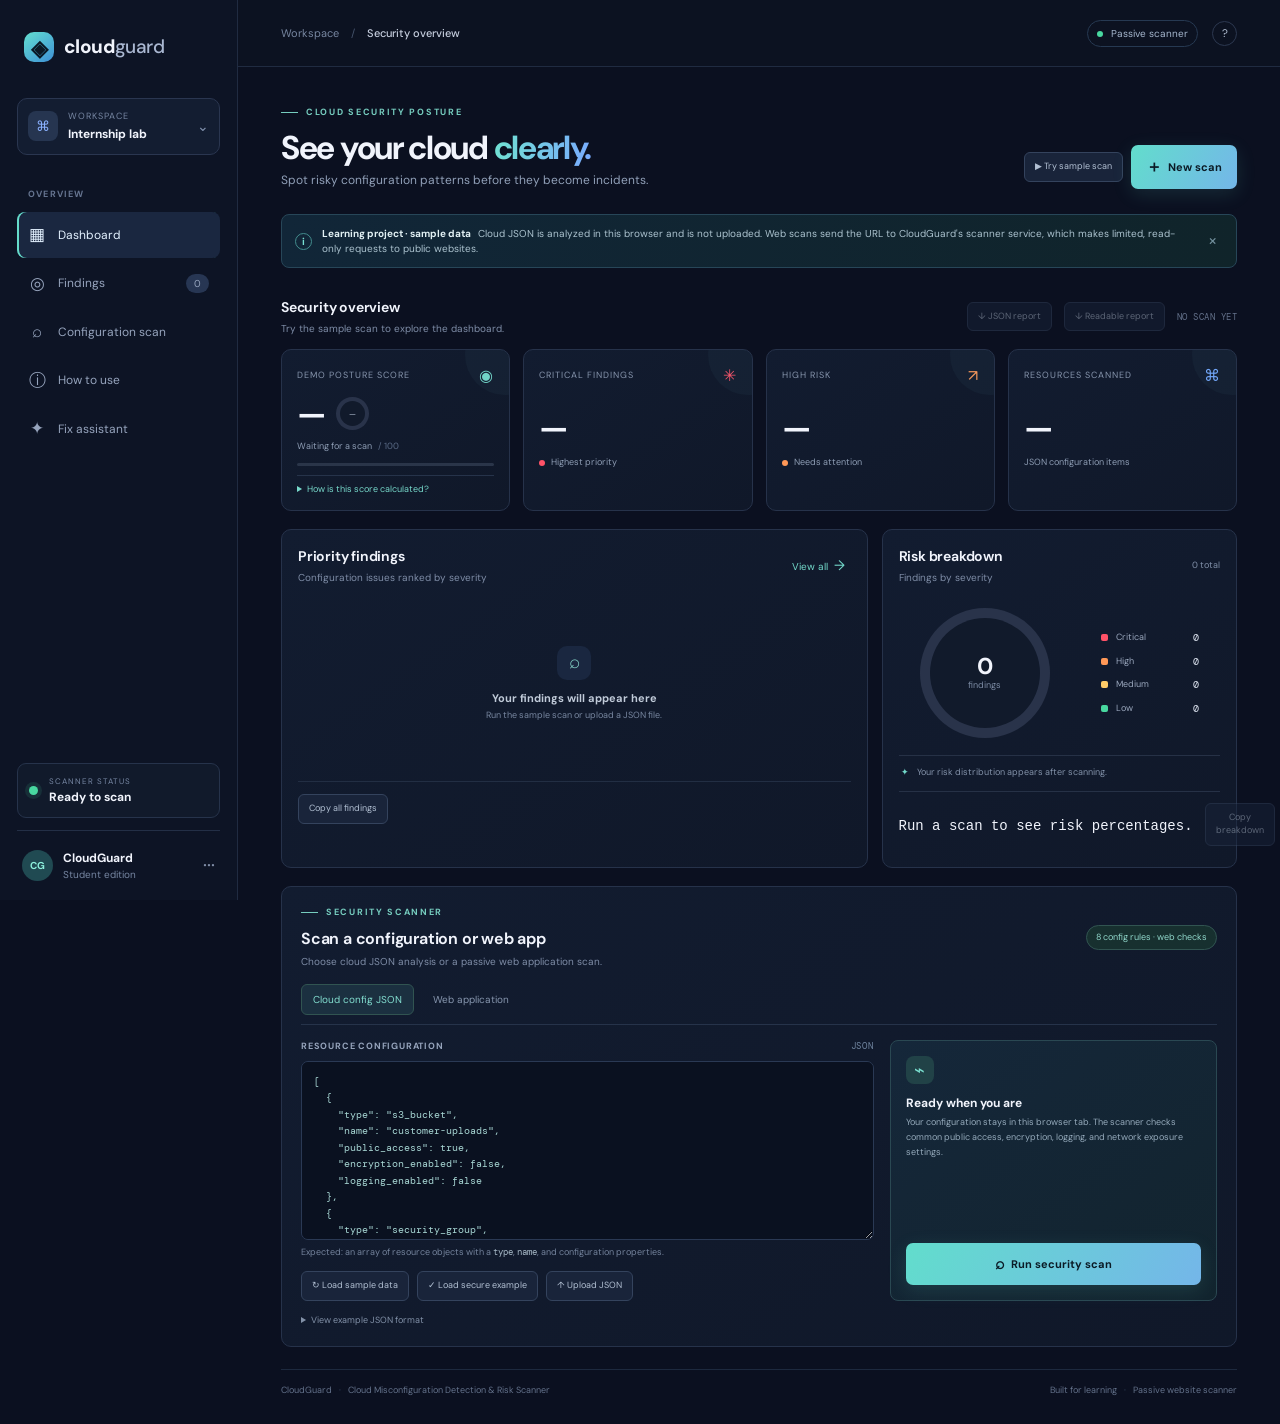
<file: index.html>
<!doctype html>
<html lang="en">
<head>
  <meta charset="utf-8">
  <meta name="viewport" content="width=device-width, initial-scale=1">
  <meta name="theme-color" content="#0b1020">
  <link rel="manifest" href="manifest.webmanifest">
  <link rel="icon" href="icon.svg" type="image/svg+xml">
  <meta name="description" content="CloudGuard is a browser-based cloud configuration risk scanner for learning. Review JSON snapshots for public access, encryption, MFA, logging, and more.">
  <link rel="canonical" href="https://krish1976-17.github.io/cloud-risk-scanner/">
  <meta property="og:type" content="website">
  <meta property="og:title" content="CloudGuard | Cloud Risk Scanner">
  <meta property="og:description" content="Review cloud configuration snapshots for common security risks with CloudGuard.">
  <meta property="og:url" content="https://krish1976-17.github.io/cloud-risk-scanner/">
  <meta name="twitter:card" content="summary">
  <title>CloudGuard | Misconfiguration Risk Scanner</title>
  <link rel="preconnect" href="https://fonts.googleapis.com">
  <link rel="preconnect" href="https://fonts.gstatic.com" crossorigin>
  <link href="https://fonts.googleapis.com/css2?family=DM+Mono:wght@400;500&family=DM+Sans:wght@400;500;600;700;800&display=swap" rel="stylesheet">
  <link rel="stylesheet" href="styles.css?v=public-app-1">
</head>
<body>
  <div class="app-shell">
    <aside class="sidebar">
      <a class="brand" href="#top" aria-label="CloudGuard home"><span class="brand-mark">◈</span><span>cloud<span class="brand-light">guard</span></span></a>
      <div class="workspace"><span class="workspace-icon">⌘</span><span><small>WORKSPACE</small><strong>Internship lab</strong></span><span class="chevron">⌄</span></div>
      <div class="nav-label">OVERVIEW</div>
      <nav aria-label="Main navigation">
        <a class="nav-item active" href="#dashboard"><span>▦</span> Dashboard</a>
        <a class="nav-item" href="#findings"><span>◎</span> Findings <span class="nav-count" id="nav-count">0</span></a>
        <a class="nav-item" href="#scanner"><span>⌕</span> Configuration scan</a>
        <a class="nav-item" href="guide.html"><span>ⓘ</span> How to use</a>
        <a class="nav-item" href="fixes.html"><span>✦</span> Fix assistant</a>
      </nav>
      <div class="sidebar-bottom"><div class="scan-status"><span class="pulse"></span><span><small>SCANNER STATUS</small><strong>Ready to scan</strong></span></div><div class="profile"><div class="avatar">CG</div><span><strong>CloudGuard</strong><small>Student edition</small></span><span class="more">···</span></div></div>
    </aside>
    <main id="top">
      <header class="topbar"><div class="breadcrumb">Workspace <span>/</span> <b>Security overview</b></div><div class="top-actions"><span class="local-pill"><i></i> Passive scanner</span><button class="secondary-button install-app" id="install-app" type="button" hidden>Install app</button><a class="icon-button help-link" href="guide.html" aria-label="How to use CloudGuard" title="How to use CloudGuard">?</a></div></header>
      <section class="content" id="dashboard">
        <div class="intro"><div><div class="eyebrow"><span class="eyebrow-line"></span> CLOUD SECURITY POSTURE</div><h1>See your cloud <span>clearly.</span></h1><p class="subtitle">Spot risky configuration patterns before they become incidents.</p></div><div class="intro-actions"><button class="secondary-button" id="run-demo">▶ Try sample scan</button><button class="primary-button" id="top-scan"><span>＋</span> New scan</button></div></div>
        <div class="notice" id="notice"><span class="notice-icon">i</span><span><strong>Learning project · sample data</strong> Cloud JSON is analyzed in this browser and is not uploaded. Web scans send the URL to CloudGuard's scanner service, which makes limited, read-only requests to public websites.</span><button id="dismiss-notice" aria-label="Dismiss notice">×</button></div>
        <div class="section-heading"><div><h2>Security overview</h2><p id="scan-summary">Try the sample scan to explore the dashboard.</p></div><div class="section-actions"><button class="secondary-button" id="export-report" type="button" disabled>↓ JSON report</button><button class="secondary-button" id="export-readable-report" type="button" disabled>↓ Readable report</button><span class="scan-time" id="last-scan">NO SCAN YET</span></div></div>
        <div class="metrics">
          <article class="metric-card score-card"><div class="metric-top"><span>DEMO POSTURE SCORE</span><span class="metric-symbol" title="Educational estimate, not a standard">◉</span></div><div class="score-row"><strong id="score">—</strong><div class="score-ring"><span id="score-ring-text">—</span></div></div><div class="metric-foot"><span id="score-caption">Waiting for a scan</span><span class="muted">/ 100</span></div><div class="score-track"><i id="score-bar"></i></div><details class="score-method"><summary>How is this score calculated?</summary><p>Starts at 100, then subtracts 25 per Critical, 15 per High, 8 per Medium, and 3 per Low finding. The score stops at 0. Each matched rule counts separately. This is a learning aid, not an industry standard or a complete security rating.</p><p id="score-breakdown">Run a scan to see this report's point breakdown.</p></details></article>
          <article class="metric-card"><div class="metric-top"><span>CRITICAL FINDINGS</span><span class="metric-symbol critical">✳</span></div><div class="metric-value" id="critical-count">—</div><div class="metric-foot"><span class="severity-dot red"></span><span id="critical-caption">Highest priority</span></div></article>
          <article class="metric-card"><div class="metric-top"><span>HIGH RISK</span><span class="metric-symbol high">↗</span></div><div class="metric-value" id="high-count">—</div><div class="metric-foot"><span class="severity-dot orange"></span><span>Needs attention</span></div></article>
          <article class="metric-card"><div class="metric-top"><span>RESOURCES SCANNED</span><span class="metric-symbol blue">⌘</span></div><div class="metric-value" id="resource-count">—</div><div class="metric-foot"><span id="resource-caption">JSON configuration items</span></div></article>
        </div>
        <div class="main-grid">
          <section class="panel findings-panel" id="findings"><div class="panel-heading"><div><h2>Priority findings</h2><p>Configuration issues ranked by severity</p></div><button class="text-button" id="view-all">View all <span>→</span></button></div><div class="findings-list" id="findings-list"><div class="empty-state"><div class="empty-icon">⌕</div><strong>Your findings will appear here</strong><span>Run the sample scan or upload a JSON file.</span></div></div><div class="findings-copy-all"><button class="secondary-button" id="copy-all-findings" type="button" disabled>Copy all findings</button><span id="copy-all-findings-status" role="status" aria-live="polite"></span></div></section>
          <section class="panel breakdown-panel"><div class="panel-heading"><div><h2>Risk breakdown</h2><p>Findings by severity</p></div><span class="donut-label" id="finding-total">0 total</span></div><div class="chart-wrap"><div class="donut" id="donut"><div class="donut-center"><strong id="donut-total">0</strong><span>findings</span></div></div><div class="legend"><div><i class="red-bg"></i><span>Critical</span><b id="legend-critical">0</b></div><div><i class="orange-bg"></i><span>High</span><b id="legend-high">0</b></div><div><i class="yellow-bg"></i><span>Medium</span><b id="legend-medium">0</b></div><div><i class="green-bg"></i><span>Low</span><b id="legend-low">0</b></div></div></div><div class="chart-note"><span>✦</span><span id="risk-note">Your risk distribution appears after scanning.</span></div><div class="risk-text-output"><pre id="risk-lines" aria-label="Risk breakdown as text">Run a scan to see risk percentages.</pre><div class="risk-copy"><button class="secondary-button" id="copy-risk" type="button" disabled>Copy breakdown</button><span id="copy-risk-status" role="status" aria-live="polite"></span></div></div></section>
        </div>
        <section class="panel scanner-panel" id="scanner"><div class="panel-heading"><div><div class="eyebrow"><span class="eyebrow-line"></span> SECURITY SCANNER</div><h2>Scan a configuration or web app</h2><p>Choose cloud JSON analysis or a passive web application scan.</p></div><span class="rule-badge">8 config rules · web checks</span></div>
          <div class="scan-tabs"><button class="scan-tab active" data-pane="config-pane">Cloud config JSON</button><button class="scan-tab" data-pane="webscan-pane">Web application</button></div><div id="config-pane" class="scan-grid"><div class="input-column"><label for="config-input">RESOURCE CONFIGURATION <span>JSON</span></label><textarea id="config-input" spellcheck="false" aria-describedby="json-help" placeholder='[{ "type": "s3_bucket", "name": "example", "public_access": true }]'></textarea><div class="input-help" id="json-help">Expected: an array of resource objects with a <code>type</code>, <code>name</code>, and configuration properties.</div><div class="input-actions"><button class="secondary-button" id="sample-button">↻ Load sample data</button><button class="secondary-button" id="secure-sample-button">✓ Load secure example</button><label class="upload-button" for="file-input">↑ Upload JSON</label><input id="file-input" type="file" accept=".json,application/json" hidden></div></div><div class="scan-aside"><div class="scan-aside-icon">⌁</div><h3>Ready when you are</h3><p>Your configuration stays in this browser tab. The scanner checks common public access, encryption, logging, and network exposure settings.</p><button class="primary-button scan-button" id="run-scan"><span>⌕</span> Run security scan</button><div class="scan-feedback" id="scan-feedback" aria-live="polite"></div></div></div>
          <details class="format-details"><summary>View example JSON format</summary><pre>[{
  "type": "s3_bucket",
  "name": "customer-uploads",
  "public_access": false,
  "encryption_enabled": true,
  "logging_enabled": true
}]</pre></details><div id="webscan-pane" class="webscan-pane" hidden><div class="webscan-form"><label for="target-url">APPLICATION URL</label><div class="url-row"><input id="target-url" type="url" placeholder="https://your-app.example" autocomplete="url"><button class="primary-button" id="web-scan-button"><span>⌕</span> Scan application</button></div><p>Enter an application you own or are authorized to assess. CloudGuard makes limited read-only GET requests and follows same-site links (up to 12 pages).<br><label class="scan-consent"><input id="scan-consent" type="checkbox"> I have permission to scan this application and understand its URL is sent to CloudGuard's scanner service.</label></p><div class="webscan-status" id="webscan-status" aria-live="polite"></div></div><div class="webscan-note"><span class="scan-aside-icon">⌁</span><strong>Passive checks only</strong><span>Checks HTTPS, response headers, cookies, forms, mixed content, and common exposure signals. No login, payloads, or changes.</span></div><div id="page-list" class="page-list"></div></div>
        </section>
        <footer><span>CloudGuard <span class="footer-sep">·</span> Cloud Misconfiguration Detection &amp; Risk Scanner</span><span>Built for learning <span class="footer-sep">·</span> Passive website scanner</span></footer>
      </section>
    </main>
  </div>
  <div class="toast" id="toast" role="status" aria-live="polite"></div>
  <script src="config-validation.js" defer></script>
  <script src="app.js?v=public-app-1" defer></script>
</body>
</html>
</file>
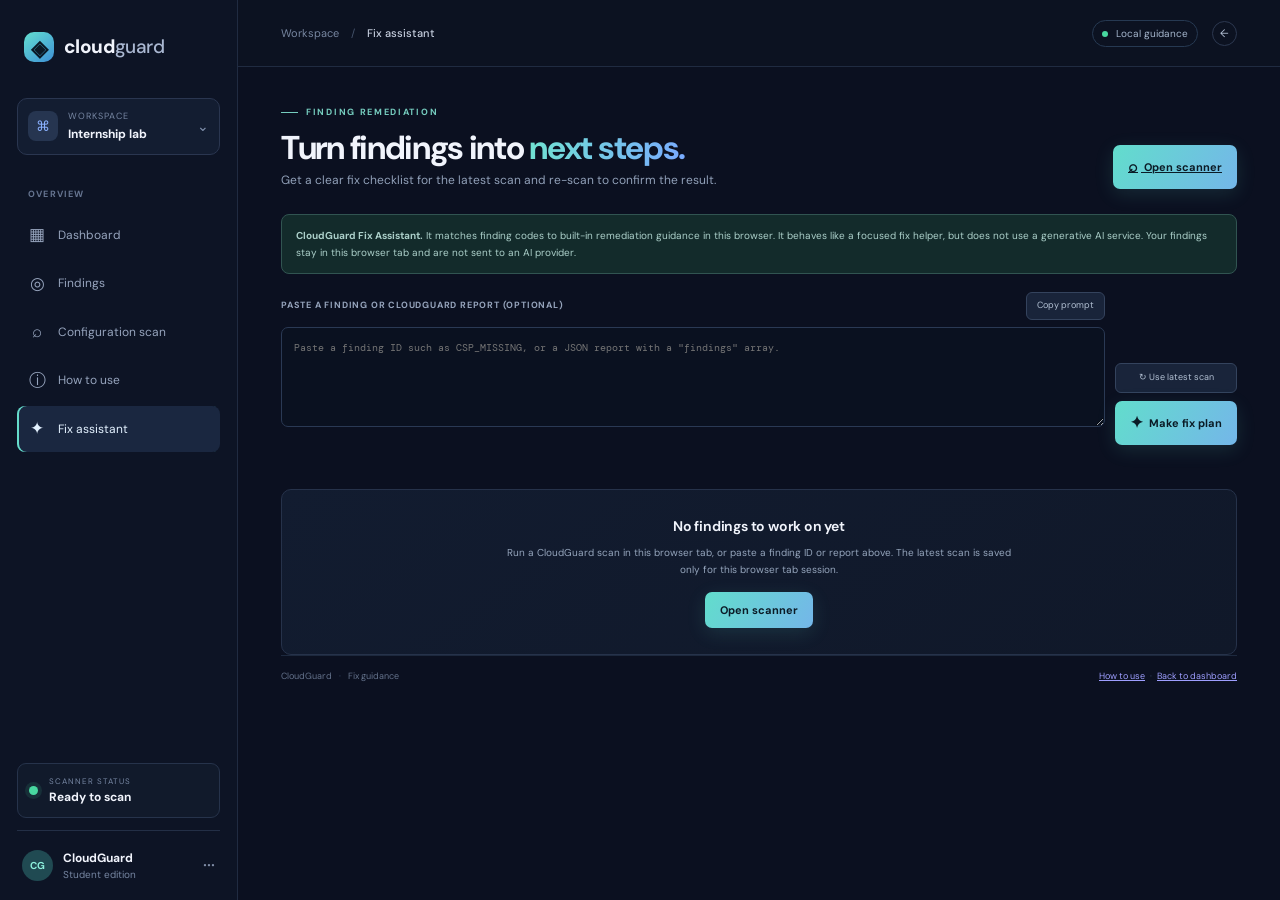
<file: fixes.html>
<!doctype html>
<html lang="en">
<head>
  <meta charset="utf-8">
  <meta name="viewport" content="width=device-width, initial-scale=1">
  <meta name="theme-color" content="#0b1020">
  <meta name="description" content="Get clear, step-by-step remediation guidance for your latest CloudGuard findings.">
  <title>CloudGuard Fix Assistant</title>
  <link rel="preconnect" href="https://fonts.googleapis.com">
  <link rel="preconnect" href="https://fonts.gstatic.com" crossorigin>
  <link href="https://fonts.googleapis.com/css2?family=DM+Mono:wght@400;500&family=DM+Sans:wght@400;500;600;700;800&display=swap" rel="stylesheet">
  <link rel="stylesheet" href="styles.css?v=mobile-nav-1">
  <style>
    .fix-content{max-width:1080px}.fix-intro-note{border:1px solid #315451;background:#132b2b;border-radius:8px;padding:12px 14px;color:#acd0ca;font-size:10px;line-height:1.7;margin:17px 0}.fix-controls{display:grid;grid-template-columns:1fr auto;gap:10px;align-items:end;margin:18px 0}.fix-controls label{display:block;color:#96a4bc;font-size:9px;font-weight:700;letter-spacing:.8px;margin-bottom:7px}.fix-prompt-row{display:flex;align-items:center;justify-content:space-between;gap:10px;margin-bottom:7px}.fix-prompt-row label{margin:0}.fix-prompt-copy{padding:6px 10px;font-size:9px;white-space:nowrap}.fix-copy-status{font-size:9px;color:#79dbc9;min-height:14px;margin-top:4px}.fix-controls textarea{height:100px}.fix-buttons{display:flex;flex-direction:column;gap:8px}.fix-buttons button{white-space:nowrap}.fix-status{font-size:10px;color:#8d9db4;min-height:16px;margin:10px 0}.fix-status.error{color:#ff8796}.fix-summary{display:flex;align-items:center;justify-content:space-between;gap:12px;padding:12px 15px;margin:17px 0;border:1px solid #2b3850;border-radius:8px;background:#101a2d;color:#b5c2d7;font-size:10px}.fix-summary strong{color:#ecf1fa}.fix-list{display:grid;gap:12px}.fix-card{padding:16px}.fix-card-top{display:grid;grid-template-columns:68px 1fr auto;gap:10px;align-items:start}.fix-card h2{font-size:12px;margin:0;color:#e6edf8}.fix-resource{font:9px "DM Mono",monospace;color:#8293ad;margin-top:4px;overflow-wrap:anywhere}.fix-rule{font:8px "DM Mono",monospace;color:#71829d;text-align:right}.fix-evidence{background:#0a1120;border-left:2px solid #558f91;padding:8px 10px;color:#b3c4d3;font-size:9px;line-height:1.6;margin:12px 0}.fix-columns{display:grid;grid-template-columns:1.2fr 1fr;gap:14px}.fix-columns h3{font-size:10px;margin:0 0 6px;color:#d6e1ef}.fix-columns p,.fix-columns li{font-size:9px;color:#9aa9bf;line-height:1.7}.fix-columns p{margin:0}.fix-columns ol{padding-left:17px;margin:0}.fix-columns li+li{margin-top:4px}.fix-verify{border-top:1px solid #27344a;margin-top:12px;padding-top:10px}.fix-verify strong{font-size:9px;color:#79dbc9}.fix-verify p{font-size:9px;color:#9aa9bf;line-height:1.7;margin:4px 0 0}.fix-card-done{color:#57d9aa;font-size:9px;margin-top:10px;min-height:14px}.fix-empty{padding:26px;text-align:center}.fix-empty h2{font-size:14px;margin:0 0 7px}.fix-empty p{font-size:10px;color:#95a5bc;line-height:1.7;margin:0 auto 14px;max-width:510px}.fix-empty .primary-button{text-decoration:none;display:inline-block}@media(max-width:700px){.fix-controls{grid-template-columns:1fr}.fix-buttons{flex-direction:row;flex-wrap:wrap}.fix-columns{grid-template-columns:1fr}.fix-card-top{grid-template-columns:60px 1fr}.fix-rule{grid-column:2;text-align:left}.fix-summary{align-items:flex-start;flex-direction:column}.fix-prompt-row{align-items:flex-start;flex-direction:column;gap:6px}}
  </style>
</head>
<body>
  <div class="app-shell">
    <aside class="sidebar">
      <a class="brand" href="index.html#top" aria-label="CloudGuard home"><span class="brand-mark">◈</span><span>cloud<span class="brand-light">guard</span></span></a>
      <div class="workspace"><span class="workspace-icon">⌘</span><span><small>WORKSPACE</small><strong>Internship lab</strong></span><span class="chevron">⌄</span></div>
      <div class="nav-label">OVERVIEW</div>
      <nav aria-label="Main navigation">
        <a class="nav-item" href="index.html#dashboard"><span>▦</span> Dashboard</a>
        <a class="nav-item" href="index.html#findings"><span>◎</span> Findings</a>
        <a class="nav-item" href="index.html#scanner"><span>⌕</span> Configuration scan</a>
        <a class="nav-item" href="guide.html"><span>ⓘ</span> How to use</a>
        <a class="nav-item active" href="fixes.html" aria-current="page"><span>✦</span> Fix assistant</a>
      </nav>
      <div class="sidebar-bottom"><div class="scan-status"><span class="pulse"></span><span><small>SCANNER STATUS</small><strong>Ready to scan</strong></span></div><div class="profile"><div class="avatar">CG</div><span><strong>CloudGuard</strong><small>Student edition</small></span><span class="more">···</span></div></div>
    </aside>
    <main id="top">
      <header class="topbar"><div class="breadcrumb">Workspace <span>/</span> <b>Fix assistant</b></div><div class="top-actions"><span class="local-pill"><i></i> Local guidance</span><a class="icon-button help-link" href="index.html" aria-label="Back to CloudGuard dashboard" title="Back to dashboard">←</a></div></header>
      <section class="content fix-content">
        <div class="intro"><div><div class="eyebrow"><span class="eyebrow-line"></span> FINDING REMEDIATION</div><h1>Turn findings into <span>next steps.</span></h1><p class="subtitle">Get a clear fix checklist for the latest scan and re-scan to confirm the result.</p></div><a class="primary-button" href="index.html#scanner"><span>⌕</span> Open scanner</a></div>
        <div class="fix-intro-note"><strong>CloudGuard Fix Assistant.</strong> It matches finding codes to built-in remediation guidance in this browser. It behaves like a focused fix helper, but does not use a generative AI service. Your findings stay in this browser tab and are not sent to an AI provider.</div>
        <div class="fix-controls"><div><div class="fix-prompt-row"><label for="findings-input">PASTE A FINDING OR CLOUDGUARD REPORT (OPTIONAL)</label><button class="secondary-button fix-prompt-copy" id="copy-fix-prompt" type="button">Copy prompt</button></div><textarea id="findings-input" spellcheck="false" placeholder='Paste a finding ID such as CSP_MISSING, or a JSON report with a "findings" array.'></textarea><div class="fix-copy-status" id="copy-fix-prompt-status" aria-live="polite"></div></div><div class="fix-buttons"><button class="secondary-button" id="load-latest" type="button">↻ Use latest scan</button><button class="primary-button" id="make-plan" type="button"><span>✦</span> Make fix plan</button></div></div>
        <div class="fix-status" id="fix-status" aria-live="polite"></div>
        <div id="fix-output" aria-live="polite"></div>
        <footer><span>CloudGuard <span class="footer-sep">·</span> Fix guidance</span><span><a href="guide.html">How to use</a><span class="footer-sep">·</span><a href="index.html">Back to dashboard</a></span></footer>
      </section>
    </main>
  </div>
  <script src="fix-assistant.js?v=copy-prompt-1"></script>
</body>
</html>
</file>
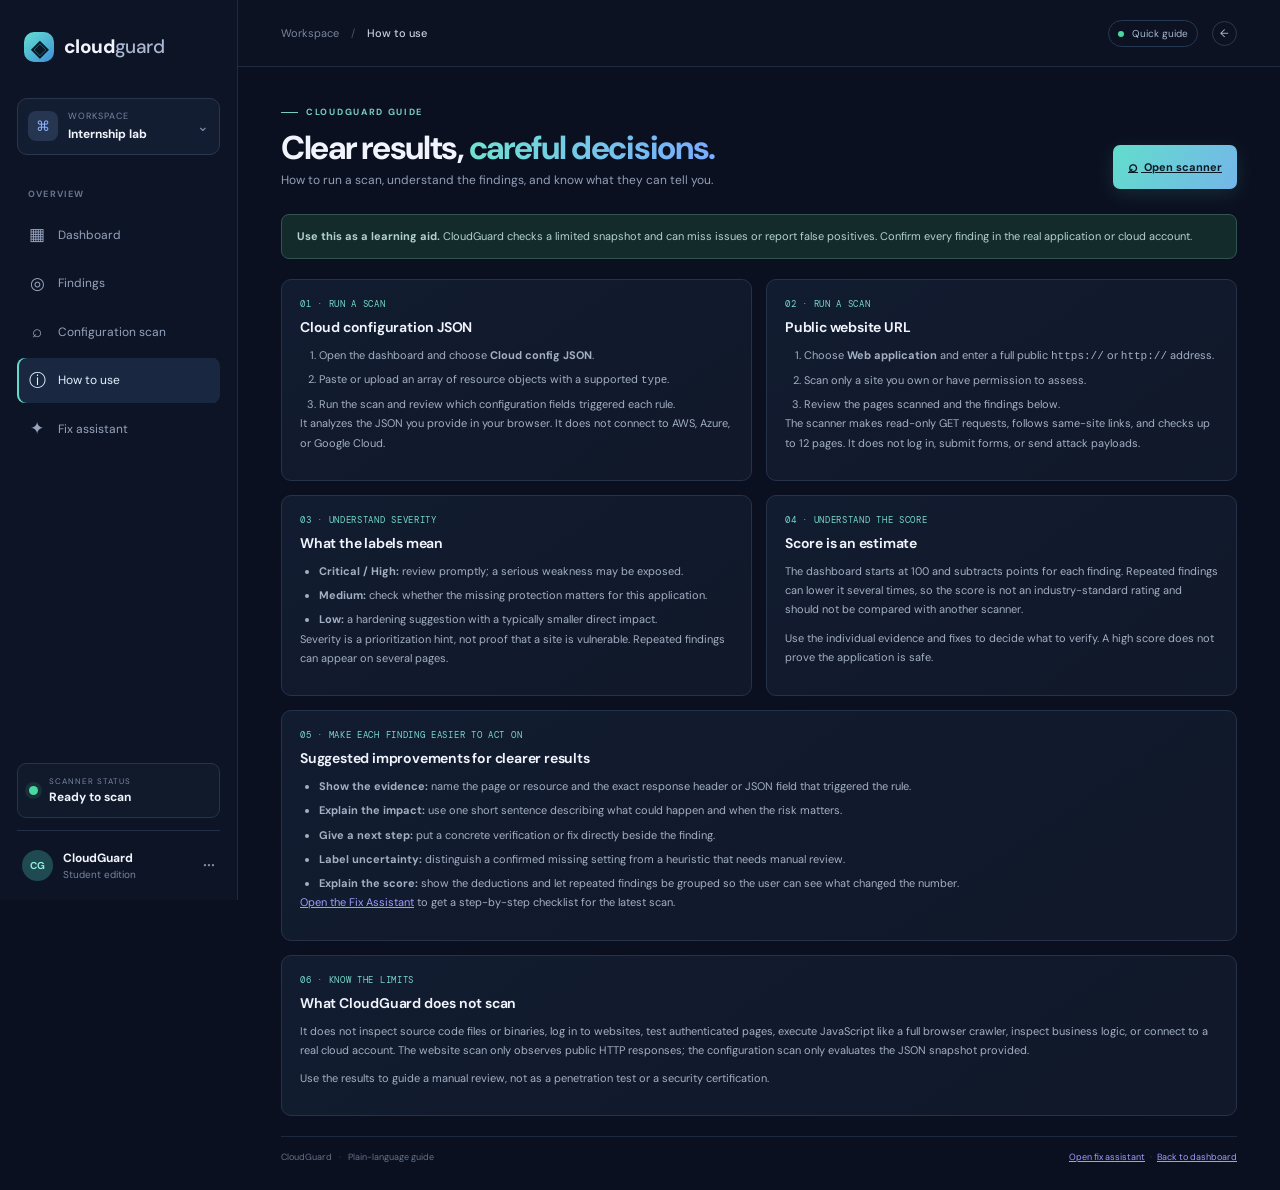
<file: guide.html>
<!doctype html>
<html lang="en">
<head>
  <meta charset="utf-8">
  <meta name="viewport" content="width=device-width, initial-scale=1">
  <meta name="theme-color" content="#0b1020">
  <meta name="description" content="A clear guide to running CloudGuard scans, understanding findings, and interpreting their limits.">
  <title>How to use CloudGuard</title>
  <link rel="preconnect" href="https://fonts.googleapis.com">
  <link rel="preconnect" href="https://fonts.gstatic.com" crossorigin>
  <link href="https://fonts.googleapis.com/css2?family=DM+Mono:wght@400;500&family=DM+Sans:wght@400;500;600;700;800&display=swap" rel="stylesheet">
  <link rel="stylesheet" href="styles.css?v=mobile-nav-1">
  <style>
    .guide-content{max-width:1050px}.guide-grid{display:grid;grid-template-columns:repeat(2,minmax(0,1fr));gap:14px;margin:20px 0}.guide-card{padding:18px}.guide-card h2{font-size:14px;margin:0 0 8px}.guide-card p,.guide-card li{font-size:11px;color:#a3b0c4;line-height:1.75}.guide-card p{margin:0 0 9px}.guide-card ul,.guide-card ol{padding-left:19px;margin:7px 0 0}.guide-card li+li{margin-top:5px}.guide-kicker{color:#75d8ca;font:9px "DM Mono",monospace;letter-spacing:.7px;text-transform:uppercase;margin-bottom:7px}.guide-note{border:1px solid #315451;background:#132b2b;border-radius:8px;padding:13px 15px;color:#b5d2d0;font-size:11px;margin:16px 0 20px}.guide-wide{grid-column:1/-1}.guide-actions{display:flex;gap:9px;margin-top:15px}.guide-actions a{text-decoration:none}@media(max-width:700px){.guide-grid{grid-template-columns:1fr}.guide-wide{grid-column:auto}}
  </style>
</head>
<body>
  <div class="app-shell">
    <aside class="sidebar">
      <a class="brand" href="index.html#top" aria-label="CloudGuard home"><span class="brand-mark">◈</span><span>cloud<span class="brand-light">guard</span></span></a>
      <div class="workspace"><span class="workspace-icon">⌘</span><span><small>WORKSPACE</small><strong>Internship lab</strong></span><span class="chevron">⌄</span></div>
      <div class="nav-label">OVERVIEW</div>
      <nav aria-label="Main navigation">
        <a class="nav-item" href="index.html#dashboard"><span>▦</span> Dashboard</a>
        <a class="nav-item" href="index.html#findings"><span>◎</span> Findings</a>
        <a class="nav-item" href="index.html#scanner"><span>⌕</span> Configuration scan</a>
        <a class="nav-item active" href="guide.html" aria-current="page"><span>ⓘ</span> How to use</a>
        <a class="nav-item" href="fixes.html"><span>✦</span> Fix assistant</a>
      </nav>
      <div class="sidebar-bottom"><div class="scan-status"><span class="pulse"></span><span><small>SCANNER STATUS</small><strong>Ready to scan</strong></span></div><div class="profile"><div class="avatar">CG</div><span><strong>CloudGuard</strong><small>Student edition</small></span><span class="more">···</span></div></div>
    </aside>
    <main id="top">
      <header class="topbar"><div class="breadcrumb">Workspace <span>/</span> <b>How to use</b></div><div class="top-actions"><span class="local-pill"><i></i> Quick guide</span><a class="icon-button help-link" href="index.html" aria-label="Back to CloudGuard dashboard" title="Back to dashboard">←</a></div></header>
      <section class="content guide-content">
        <div class="intro"><div><div class="eyebrow"><span class="eyebrow-line"></span> CLOUDGUARD GUIDE</div><h1>Clear results, <span>careful decisions.</span></h1><p class="subtitle">How to run a scan, understand the findings, and know what they can tell you.</p></div><a class="primary-button" href="index.html#scanner"><span>⌕</span> Open scanner</a></div>
        <div class="guide-note"><strong>Use this as a learning aid.</strong> CloudGuard checks a limited snapshot and can miss issues or report false positives. Confirm every finding in the real application or cloud account.</div>
        <div class="guide-grid">
          <section class="panel guide-card"><div class="guide-kicker">01 · Run a scan</div><h2>Cloud configuration JSON</h2><ol><li>Open the dashboard and choose <strong>Cloud config JSON</strong>.</li><li>Paste or upload an array of resource objects with a supported <code>type</code>.</li><li>Run the scan and review which configuration fields triggered each rule.</li></ol><p>It analyzes the JSON you provide in your browser. It does not connect to AWS, Azure, or Google Cloud.</p></section>
          <section class="panel guide-card"><div class="guide-kicker">02 · Run a scan</div><h2>Public website URL</h2><ol><li>Choose <strong>Web application</strong> and enter a full public <code>https://</code> or <code>http://</code> address.</li><li>Scan only a site you own or have permission to assess.</li><li>Review the pages scanned and the findings below.</li></ol><p>The scanner makes read-only GET requests, follows same-site links, and checks up to 12 pages. It does not log in, submit forms, or send attack payloads.</p></section>
          <section class="panel guide-card"><div class="guide-kicker">03 · Understand severity</div><h2>What the labels mean</h2><ul><li><strong>Critical / High:</strong> review promptly; a serious weakness may be exposed.</li><li><strong>Medium:</strong> check whether the missing protection matters for this application.</li><li><strong>Low:</strong> a hardening suggestion with a typically smaller direct impact.</li></ul><p>Severity is a prioritization hint, not proof that a site is vulnerable. Repeated findings can appear on several pages.</p></section>
          <section class="panel guide-card"><div class="guide-kicker">04 · Understand the score</div><h2>Score is an estimate</h2><p>The dashboard starts at 100 and subtracts points for each finding. Repeated findings can lower it several times, so the score is not an industry-standard rating and should not be compared with another scanner.</p><p>Use the individual evidence and fixes to decide what to verify. A high score does not prove the application is safe.</p></section>
          <section class="panel guide-card guide-wide"><div class="guide-kicker">05 · Make each finding easier to act on</div><h2>Suggested improvements for clearer results</h2><ul><li><strong>Show the evidence:</strong> name the page or resource and the exact response header or JSON field that triggered the rule.</li><li><strong>Explain the impact:</strong> use one short sentence describing what could happen and when the risk matters.</li><li><strong>Give a next step:</strong> put a concrete verification or fix directly beside the finding.</li><li><strong>Label uncertainty:</strong> distinguish a confirmed missing setting from a heuristic that needs manual review.</li><li><strong>Explain the score:</strong> show the deductions and let repeated findings be grouped so the user can see what changed the number.</li></ul><p><a href="fixes.html">Open the Fix Assistant</a> to get a step-by-step checklist for the latest scan.</p></section>
          <section class="panel guide-card guide-wide"><div class="guide-kicker">06 · Know the limits</div><h2>What CloudGuard does not scan</h2><p>It does not inspect source code files or binaries, log in to websites, test authenticated pages, execute JavaScript like a full browser crawler, inspect business logic, or connect to a real cloud account. The website scan only observes public HTTP responses; the configuration scan only evaluates the JSON snapshot provided.</p><p>Use the results to guide a manual review, not as a penetration test or a security certification.</p></section>
        </div>
        <footer><span>CloudGuard <span class="footer-sep">·</span> Plain-language guide</span><span><a href="fixes.html">Open fix assistant</a><span class="footer-sep">·</span><a href="index.html">Back to dashboard</a></span></footer>
      </section>
    </main>
  </div>
</body>
</html>
</file>
<file: styles.css>
:root{color-scheme:dark;--bg:#0b1020;--panel:#111a2d;--panel2:#0e1729;--border:#26324a;--text:#f1f4fc;--muted:#8c9ab3;--cyan:#69e3d0;--blue:#75a8ff;--red:#ff5268;--orange:#ff9857;--yellow:#ffcc68;--green:#48d8a0}*{box-sizing:border-box}html{scroll-behavior:smooth;scroll-padding-top:80px}body{margin:0;background:var(--bg);color:var(--text);font-family:"DM Sans",sans-serif;font-size:14px;line-height:1.5}button,a,summary,label{font:inherit}button{cursor:pointer}.app-shell{min-height:100vh}.sidebar{position:fixed;inset:0 auto 0 0;width:238px;background:#0d1425;border-right:1px solid #202b41;padding:27px 17px 15px;display:flex;flex-direction:column;z-index:2}.brand{height:40px;display:flex;align-items:center;gap:10px;text-decoration:none;color:var(--text);font-weight:800;font-size:19px;letter-spacing:-.6px;padding-left:7px}.brand-mark{display:grid;place-items:center;width:30px;height:30px;background:linear-gradient(140deg,#63dfd0,#3e90d6);color:#0b1825;border-radius:10px;font-size:22px}.brand-light{font-weight:500;color:#aab8d2}.workspace{margin:31px 0 33px;padding:11px 10px;border:1px solid #2a3650;background:#131d31;border-radius:10px;display:flex;align-items:center;gap:10px}.workspace-icon{background:#263550;width:30px;height:30px;border-radius:8px;display:grid;place-items:center;color:#8bb1ff}.workspace small,.scan-status small,.profile small{font-size:9px;display:block;color:#7787a3;letter-spacing:1px}.workspace strong,.scan-status strong,.profile strong{display:block;font-size:12px;margin-top:1px}.chevron{margin-left:auto;color:#8091ad}.nav-label{font-size:9px;color:#667591;font-weight:700;letter-spacing:1.2px;padding:0 11px 8px}.nav-item{display:flex;align-items:center;gap:12px;margin:3px 0;padding:10px 11px;text-decoration:none;color:#96a4bd;border-radius:8px;font-size:12px;transition:.2s}.nav-item span:first-child{font-size:17px;width:18px;text-align:center}.nav-item:hover,.nav-item.active{background:#1a2740;color:#e4f2ff}.nav-item.active{box-shadow:inset 2px 0 #65dccb}.nav-count{font-size:10px;margin-left:auto;background:#273653;padding:2px 8px;border-radius:20px}.sidebar-bottom{margin-top:auto}.scan-status{border:1px solid #26334b;background:#111a2b;padding:11px;border-radius:9px;display:flex;align-items:center;gap:11px;margin-bottom:12px}.pulse{width:9px;height:9px;background:#48d8a0;border-radius:50%;box-shadow:0 0 0 4px #48d8a01c}.scan-status small{font-size:8px}.profile{border-top:1px solid #232f46;padding:17px 5px 3px;display:flex;align-items:center;gap:10px}.profile small{letter-spacing:0;font-size:10px}.avatar{width:31px;height:31px;display:grid;place-items:center;border-radius:50%;background:#204a52;color:#8df0dc;font-size:10px;font-weight:700}.more{margin-left:auto;color:#8290aa;font-size:20px}main{margin-left:238px;min-height:100vh}.topbar{height:67px;border-bottom:1px solid #202b41;display:flex;align-items:center;justify-content:space-between;padding:0 43px;background:#0c1221}.breadcrumb{font-size:11px;color:#7786a0}.breadcrumb span{padding:0 9px;color:#45536c}.breadcrumb b{font-weight:500;color:#c6cede}.top-actions{display:flex;gap:14px;align-items:center}.local-pill{font-size:10px;border:1px solid #263952;color:#a6b7ce;padding:5px 9px;border-radius:20px}.local-pill i{display:inline-block;width:6px;height:6px;border-radius:50%;background:var(--green);margin-right:5px}.icon-button{border:1px solid #2c3850;background:none;color:#b4c1d5;border-radius:50%;width:25px;height:25px;font-size:11px}.content{max-width:1270px;margin:auto;padding:39px 43px 24px}.intro{display:flex;justify-content:space-between;align-items:flex-end;margin-bottom:25px}.eyebrow{font-size:9px;letter-spacing:1.7px;color:#76cdbf;font-weight:700;display:flex;align-items:center;gap:8px}.eyebrow-line{width:17px;height:1px;background:#76cdbf}h1{margin:8px 0 4px;font-size:33px;letter-spacing:-1.3px;line-height:1.2;font-weight:700}h1 span{background:linear-gradient(100deg,#70e3d1,#79aaff);color:transparent;background-clip:text}.subtitle{margin:0;color:#91a0b8;font-size:12px}.primary-button{border:0;border-radius:7px;background:linear-gradient(120deg,#62ddcc,#74b6e9);color:#0b1b26;padding:10px 15px;font-weight:700;font-size:11px;box-shadow:0 5px 19px #5ed9cb22;transition:transform .15s,filter .15s}.primary-button:hover{transform:translateY(-1px);filter:brightness(1.1)}.primary-button span{font-size:16px;vertical-align:-1px;margin-right:3px}.notice{border:1px solid #274658;background:linear-gradient(100deg,#112638,#10242a);border-radius:8px;padding:11px 13px;display:flex;align-items:center;gap:10px;color:#acc3cf;font-size:10px;margin-bottom:29px}.notice strong{color:#e2f1f4;margin-right:4px}.notice-icon{border:1px solid #438d8e;border-radius:50%;color:#77dfd1;font-size:10px;font-weight:700;width:17px;height:17px;flex:none;text-align:center}.notice button{margin-left:auto;background:none;border:0;color:#73919e;font-size:17px}.section-heading,.panel-heading{display:flex;justify-content:space-between;align-items:center}.section-heading{margin-bottom:13px}.section-heading h2,.panel h2,.scanner-panel h2{font-size:14px;margin:0;font-weight:650;letter-spacing:-.2px}.section-heading p,.panel-heading p{color:#7f8da7;font-size:10px;margin:3px 0 0}.scan-time{color:#64718a;font:9px "DM Mono",monospace;letter-spacing:.5px}.metrics{display:grid;grid-template-columns:repeat(4,minmax(0,1fr));gap:13px;margin-bottom:18px}.metric-card,.panel{background:linear-gradient(145deg,#121c30,#101829);border:1px solid var(--border);border-radius:10px}.metric-card{min-height:138px;padding:14px 15px;position:relative;overflow:hidden}.metric-card:after{content:"";position:absolute;width:80px;height:80px;right:-36px;top:-35px;border-radius:50%;background:#508ca110}.metric-top{font-size:9px;letter-spacing:1px;color:#8795ad;display:flex;justify-content:space-between;align-items:center}.metric-symbol{font-size:16px;color:#73d8ca}.metric-symbol.critical{color:var(--red)}.metric-symbol.high{color:var(--orange)}.metric-symbol.blue{color:var(--blue)}.score-row{display:flex;align-items:center;gap:11px;margin:9px 0 2px}.score-row>strong,.metric-value{font-size:32px;line-height:1;font-weight:700;letter-spacing:-1px}.score-ring{width:33px;height:33px;border-radius:50%;display:grid;place-items:center;background:conic-gradient(var(--green) 0 0%,#29334a 0);position:relative}.score-ring:after{content:"";position:absolute;background:#111a2b;inset:4px;border-radius:50%}.score-ring span{z-index:1;font-size:8px;color:#b8c5d9}.metric-foot{display:flex;align-items:center;gap:6px;color:#8e9db4;font-size:9px;margin-top:10px}.muted{color:#596984}.score-track{height:3px;background:#2a3549;border-radius:9px;margin-top:9px;overflow:hidden}.score-track i{display:block;height:100%;width:0;background:var(--green);border-radius:9px;transition:width .5s}.metric-card:not(.score-card) .metric-value{margin-top:24px}.metric-card:not(.score-card) .metric-foot{margin-top:12px}.severity-dot{width:6px;height:6px;border-radius:50%}.red{background:var(--red)}.orange{background:var(--orange)}.main-grid{display:grid;grid-template-columns:minmax(0,1.65fr) minmax(245px,1fr);gap:14px;margin-bottom:18px}.panel{padding:16px}.panel-heading{margin-bottom:12px}.text-button{border:0;background:none;color:#73d9ca;font-size:10px}.text-button span{font-size:14px;margin-left:3px}.findings-list{min-height:184px}.empty-state{min-height:174px;display:flex;flex-direction:column;align-items:center;justify-content:center;gap:3px;color:#7887a0;text-align:center}.empty-icon{width:34px;height:34px;border-radius:10px;background:#1a2740;color:#82cfc4;display:grid;place-items:center;font-size:19px;margin-bottom:7px}.empty-state strong{font-size:11px;color:#c1cbd9}.empty-state span{font-size:9px}.success-empty .empty-icon{color:var(--green);background:#17372f}.finding-row{display:grid;grid-template-columns:62px 1fr auto;gap:9px;align-items:start;padding:11px 0;border-bottom:1px solid #222e43}.finding-row:last-child{border-bottom:0}.severity-badge{font-size:8px;text-align:center;border-radius:4px;padding:3px 4px;margin-top:1px;font-weight:700}.severity-badge.critical{background:#ff52681c;color:#ff7788}.severity-badge.high{background:#ff98571b;color:#ffb17a}.severity-badge.medium{background:#ffcc681b;color:#f2cf7f}.severity-badge.low{background:#48d8a01b;color:#6ce0ae}.finding-copy strong{font-size:10px;display:block;color:#dce3ee;font-weight:600}.finding-copy span{display:block;font:9px "DM Mono",monospace;color:#8a9ab1;margin-top:3px}.finding-copy span i{color:#55647c;font-style:normal;margin:0 3px}.finding-copy small{display:block;color:#75849c;font-size:9px;margin-top:4px}.finding-id{font:8px "DM Mono",monospace;color:#586983}.donut-label{font-size:9px;color:#8190a9}.chart-wrap{display:flex;align-items:center;justify-content:space-around;padding:11px 3px 17px;gap:15px}.donut{width:130px;height:130px;border-radius:50%;display:grid;place-items:center;position:relative;background:conic-gradient(#29334a 0 100%)}.donut:before{content:"";position:absolute;inset:10px;background:#111a2b;border-radius:50%}.donut-center{z-index:1;display:flex;flex-direction:column;align-items:center}.donut-center strong{font-size:23px;line-height:1.1}.donut-center span{font-size:9px;color:#7c8ba4}.legend{min-width:98px}.legend div{display:grid;grid-template-columns:8px 1fr auto;align-items:center;gap:7px;color:#9aa7bd;font-size:9px;padding:5px 0}.legend i{width:7px;height:7px;border-radius:2px}.legend b{color:#dce3ef;font:10px "DM Mono",monospace}.red-bg{background:var(--red)}.orange-bg{background:var(--orange)}.yellow-bg{background:var(--yellow)}.green-bg{background:var(--green)}.chart-note{border-top:1px solid #263146;padding:10px 2px 0;display:flex;gap:8px;color:#8291a8;font-size:9px}.chart-note span:first-child{color:#72d9ca}.scanner-panel{padding:19px;margin-bottom:22px}.scanner-panel .panel-heading{align-items:center;margin-bottom:17px}.scanner-panel h2{font-size:16px;margin-top:8px}.rule-badge{font-size:9px;color:#91d8cb;border:1px solid #315451;background:#17302f;border-radius:20px;padding:5px 9px}.scan-grid{display:grid;grid-template-columns:minmax(0,1.4fr) minmax(220px,.8fr);gap:16px}.input-column>label{display:flex;justify-content:space-between;color:#96a4bc;font-size:9px;letter-spacing:.8px;font-weight:700;margin-bottom:7px}.input-column>label span{font:9px "DM Mono",monospace;color:#7186a1}textarea{display:block;resize:vertical;width:100%;height:179px;border-radius:7px;border:1px solid #2a3954;background:#0a1120;color:#a8d7d4;padding:12px;font:10px/1.65 "DM Mono",monospace;outline:none;tab-size:2}textarea:focus{border-color:#4a8f8c;box-shadow:0 0 0 2px #59d9c51a}.input-help{font-size:9px;color:#74839c;margin-top:6px}.input-help code{color:#a9bbc9;font-family:"DM Mono",monospace}.input-actions{display:flex;gap:8px;margin-top:12px}.secondary-button,.upload-button{border:1px solid #34435d;background:#19243a;color:#b2c0d3;border-radius:6px;padding:7px 10px;font-size:9px}.secondary-button:hover,.upload-button:hover{border-color:#577085;color:#e5eef8}.upload-button{cursor:pointer}.scan-aside{background:linear-gradient(145deg,#15273a,#12242e);border:1px solid #2a4852;border-radius:8px;padding:15px;display:flex;flex-direction:column;align-items:flex-start}.scan-aside-icon{width:28px;height:28px;border-radius:8px;background:#214247;color:#7ae0d0;display:grid;place-items:center;font-size:18px}.scan-aside h3{margin:10px 0 3px;font-size:12px}.scan-aside p{margin:0 0 14px;font-size:9px;color:#95aabb;line-height:1.65}.scan-button{width:100%;margin-top:auto;padding:9px}.scan-feedback{min-height:0;font-size:9px;color:#75d6b0;margin-top:8px}.scan-feedback:empty{display:none}.scan-feedback.error{color:#ff8c9b}.format-details{margin-top:13px;color:#8291a8;font-size:9px}.format-details summary{cursor:pointer;width:max-content}.format-details pre{background:#0a1120;border:1px solid #26334a;border-radius:6px;padding:10px;color:#a9d7d4;overflow:auto;font:9px/1.5 "DM Mono",monospace}footer{border-top:1px solid #1d293e;display:flex;justify-content:space-between;padding:14px 0 2px;color:#64728b;font-size:9px}.footer-sep{color:#3e516c;padding:0 5px}.toast{position:fixed;bottom:20px;right:22px;background:#18352f;border:1px solid #326c5c;border-radius:8px;padding:10px 15px;color:#b3f0da;font-size:11px;opacity:0;transform:translateY(8px);transition:.2s;pointer-events:none}.toast.show{opacity:1;transform:translateY(0)}
@media(max-width:1050px){.content{padding:32px 25px 22px}.topbar{padding:0 25px}.sidebar{width:205px}main{margin-left:205px}.metrics{grid-template-columns:repeat(2,1fr)}.main-grid{grid-template-columns:1fr}.breakdown-panel .chart-wrap{justify-content:center;gap:50px}}
@media(max-width:700px){.sidebar{position:static;width:auto;height:auto;padding:12px 15px;border-right:0;border-bottom:1px solid #202b41}.brand{height:32px}.workspace,.nav-label,.sidebar nav,.sidebar-bottom{display:none}main{margin-left:0}.topbar{height:48px;padding:0 16px}.content{padding:25px 15px 18px}.intro{align-items:flex-start}.intro h1{font-size:27px}.intro .primary-button{padding:8px 10px;margin-top:10px}.subtitle{font-size:10px}.notice{align-items:flex-start;font-size:9px}.notice button{line-height:12px}.metrics{gap:8px}.metric-card{padding:12px;min-height:129px}.metric-top{font-size:8px}.main-grid{gap:9px}.scan-grid{grid-template-columns:1fr}.scan-aside{min-height:190px}.rule-badge{font-size:8px}footer{gap:10px;flex-direction:column}.finding-row{grid-template-columns:56px 1fr}.finding-id{display:none}.local-pill{font-size:0;padding:6px}.local-pill i{margin:0}.breadcrumb{font-size:10px}}

.scan-tabs{display:flex;gap:7px;border-bottom:1px solid #26334a;margin:-2px 0 15px;padding-bottom:9px}.scan-tab{border:1px solid transparent;background:transparent;color:#8796ae;border-radius:6px;padding:7px 11px;font-size:10px}.scan-tab.active{background:#1b3040;border-color:#315451;color:#83dfd0}.scan-tab:hover{color:#e5eff8}.webscan-pane[hidden],[hidden]{display:none!important}.webscan-pane{display:grid;grid-template-columns:minmax(0,1.4fr) minmax(220px,.8fr);gap:13px}.webscan-form{grid-row:span 2}.webscan-form>label{display:block;color:#96a4bc;font-size:9px;letter-spacing:.8px;font-weight:700;margin-bottom:7px}.url-row{display:flex;gap:8px}.url-row input{flex:1;min-width:0;border-radius:7px;border:1px solid #2a3954;background:#0a1120;color:#d8e6f2;padding:10px 12px;font:11px "DM Mono",monospace;outline:none}.url-row input:focus{border-color:#4a8f8c;box-shadow:0 0 0 2px #59d9c51a}.url-row .primary-button{white-space:nowrap}.webscan-form p{font-size:9px;color:#8291a8;line-height:1.6;margin:9px 0}.webscan-status{font-size:10px;color:#78ddbd;min-height:15px}.webscan-status.error{color:#ff8796}.webscan-note{background:linear-gradient(145deg,#15273a,#12242e);border:1px solid #2a4852;border-radius:8px;padding:13px;display:grid;grid-template-columns:30px 1fr;gap:7px 10px;align-content:start}.webscan-note .scan-aside-icon{grid-row:span 2}.webscan-note strong{font-size:11px}.webscan-note>span:last-child{font-size:9px;color:#95aabb;line-height:1.6}.page-list{grid-column:2;font-size:9px;color:#8d9bb2}.page-list:empty{display:none}.page-item{padding:6px 0;border-bottom:1px solid #29364b;overflow-wrap:anywhere}.page-item b{color:#75d8b6;margin-right:5px}@media(max-width:700px){.webscan-pane{grid-template-columns:1fr}.webscan-form{grid-row:auto}.page-list{grid-column:auto}.url-row{flex-direction:column}.url-row .primary-button{width:100%}}
#view-all[hidden]{display:none}
button:focus-visible,a:focus-visible,summary:focus-visible,label:focus-visible,input:focus-visible,textarea:focus-visible{outline:2px solid #79dccc;outline-offset:3px}
.help-link{display:grid;place-items:center;text-decoration:none}
.section-actions{display:flex;align-items:center;gap:12px}.section-actions .secondary-button{white-space:nowrap}.section-actions button:disabled{opacity:.48;cursor:not-allowed}
@media(max-width:700px){.section-actions{align-items:flex-end;flex-direction:column;gap:6px}.section-actions .scan-time{font-size:8px}}
/* Keep page navigation usable on narrow screens. */
@media(max-width:700px){.sidebar{padding:10px 12px}.brand{height:32px;margin-bottom:7px}.workspace,.nav-label,.sidebar-bottom{display:none}.sidebar nav{display:flex;gap:4px;overflow-x:auto;margin:0 -3px;padding:0 3px 5px;scrollbar-width:thin}.sidebar nav .nav-item{flex:0 0 auto;white-space:nowrap;margin:0;padding:6px 8px;font-size:10px;gap:6px}.sidebar nav .nav-item span:first-child{width:auto;font-size:14px}.sidebar nav .nav-count{padding:1px 5px}}
.risk-text-output{display:flex;align-items:center;justify-content:space-between;gap:12px;border-top:1px solid #263146;margin-top:11px;padding-top:10px}.risk-lines{margin:0;white-space:pre-line;color:#b5c5d9;font:10px/1.8 "DM Mono",monospace}.risk-copy{display:grid;justify-items:end;gap:4px}.risk-copy button:disabled{opacity:.48;cursor:not-allowed}.risk-copy-status{min-height:13px;color:#7bdbc1;font-size:8px;text-align:right}@media(max-width:700px){.risk-text-output{align-items:flex-start;flex-direction:column}.risk-copy{justify-items:start}.risk-copy-status{text-align:left}}
@media(prefers-reduced-motion:reduce){*,*::before,*::after{scroll-behavior:auto!important;animation-duration:.01ms!important;animation-iteration-count:1!important;transition-duration:.01ms!important}}
/* Demo flow and score explanation */
.intro-actions{display:flex;gap:8px;align-items:center;flex-wrap:wrap;justify-content:flex-end}.score-method{margin-top:9px;border-top:1px solid #26334a;padding-top:7px}.score-method summary{cursor:pointer;color:#77d9cb;font-size:9px}.score-method p{margin:6px 0 0;color:#93a4bc;font-size:9px;line-height:1.6}.input-actions{flex-wrap:wrap}
@media(max-width:700px){.intro-actions{justify-content:flex-start}.intro-actions button{font-size:9px}}
.finding-copy .copy-finding{margin-top:7px}.copy-finding-status{display:inline-block;margin-left:8px;color:var(--green);font-size:9px}
.findings-copy-all{display:flex;align-items:center;gap:10px;padding-top:12px;border-top:1px solid #222e43}.findings-copy-all span{color:var(--green);font-size:9px}
.scan-consent{display:flex;align-items:flex-start;gap:7px;margin-top:8px;color:#a8b5c7;font-size:9px;line-height:1.5}.scan-consent input{margin:2px 0 0;accent-color:#67ddc7}.install-app{font-size:9px;padding:6px 9px}
</file>
